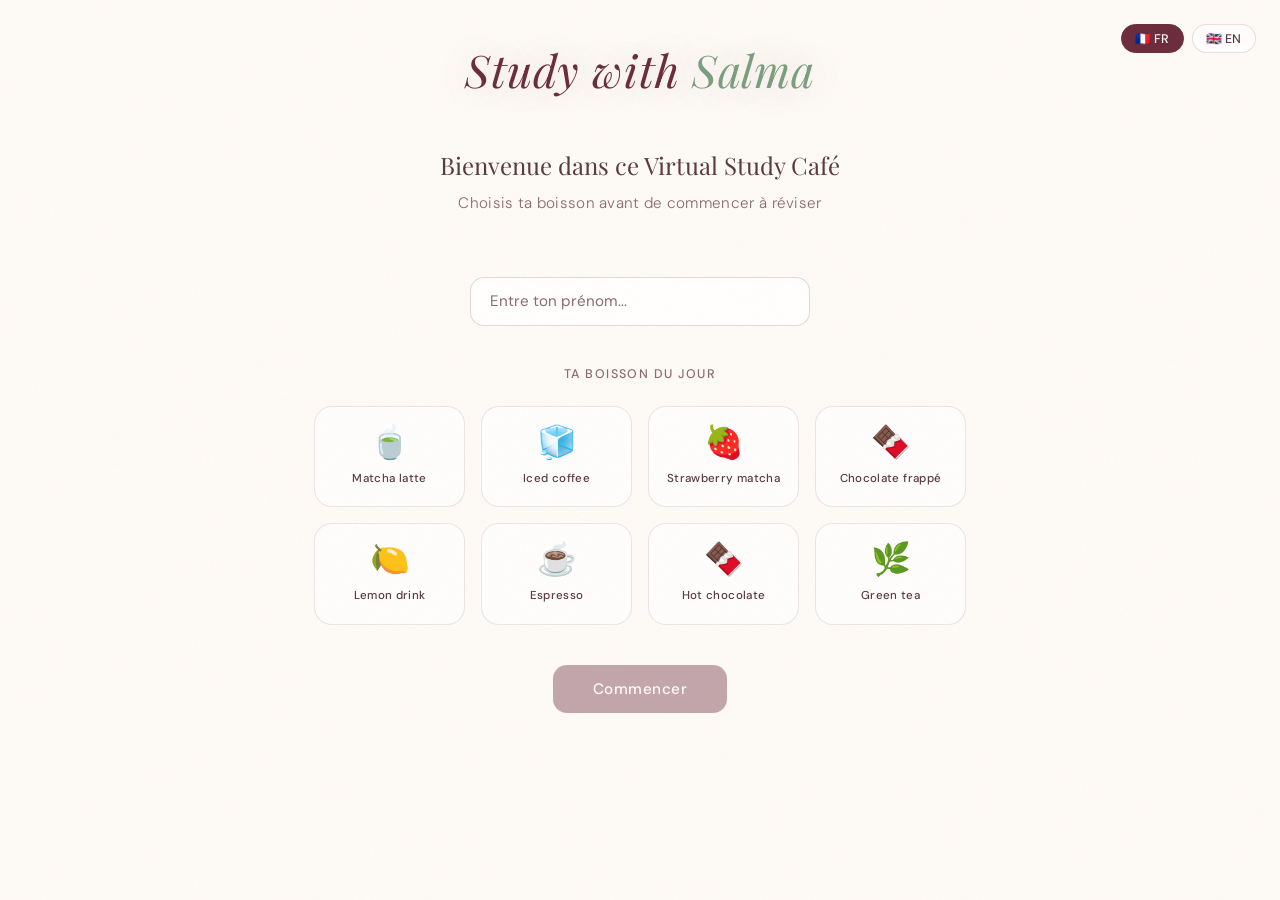
<file: index.html>
<!DOCTYPE html>
<html lang="fr">
<head>
<meta charset="UTF-8">
<meta name="viewport" content="width=device-width, initial-scale=1.0">
<title>Study with Salma</title>
<link href="https://fonts.googleapis.com/css2?family=Playfair+Display:ital,wght@0,400;0,500;1,400&family=DM+Sans:wght@300;400;500&display=swap" rel="stylesheet">
<style>
*{margin:0;padding:0;box-sizing:border-box}
:root{
  --rose:#f2c4ce;
  --bordeaux:#6b2d3e;
  --matcha:#7a9e7e;
  --matcha-light:#b5cdb8;
  --cream:#faf6f0;
  --beige:#e8d5c0;
  --warm-white:#fdf9f5;
  --text-dark:#2c1a1e;
  --text-mid:#5a3a42;
  --text-soft:#8a6a72;
  --accent:#c4606e;
}
html,body{height:100%;font-family:'DM Sans',sans-serif;background:var(--warm-white);color:var(--text-dark);overflow-x:hidden}

/* NOISE TEXTURE OVERLAY */
body::before{
  content:'';position:fixed;inset:0;
  background-image:url("data:image/svg+xml,%3Csvg viewBox='0 0 256 256' xmlns='http://www.w3.org/2000/svg'%3E%3Cfilter id='noise'%3E%3CfeTurbulence type='fractalNoise' baseFrequency='0.9' numOctaves='4' stitchTiles='stitch'/%3E%3C/filter%3E%3Crect width='100%25' height='100%25' filter='url(%23noise)' opacity='0.03'/%3E%3C/svg%3E");
  pointer-events:none;z-index:9999;opacity:0.4
}

/* BG GRADIENT */
.page-bg{
  position:fixed;inset:0;z-index:-1;
  background:radial-gradient(ellipse 80% 60% at 50% 30%, rgba(242,196,206,0.5) 0%, transparent 70%),
              radial-gradient(ellipse 60% 80% at 80% 80%, rgba(107,45,62,0.12) 0%, transparent 60%),
              radial-gradient(ellipse 40% 50% at 10% 70%, rgba(122,158,126,0.1) 0%, transparent 50%),
              var(--warm-white)
}

/* PAGES */
.page{display:none;min-height:100vh;padding-bottom:4rem}
.page.active{display:block}

/* LANG TOGGLE */
.lang-toggle{
  position:fixed;top:1.5rem;right:1.5rem;z-index:100;
  display:flex;gap:0.5rem
}
.lang-btn{
  background:rgba(255,255,255,0.7);backdrop-filter:blur(12px);
  border:1px solid rgba(107,45,62,0.15);border-radius:20px;
  padding:0.35rem 0.85rem;font-size:0.78rem;font-family:'DM Sans',sans-serif;
  color:var(--text-mid);cursor:pointer;transition:all 0.25s;font-weight:500
}
.lang-btn.active,.lang-btn:hover{background:var(--bordeaux);color:white;border-color:var(--bordeaux)}

/* HEADER */
.site-header{
  text-align:center;padding:2.5rem 1rem 0;
  position:relative
}
.logo{
  font-family:'Playfair Display',serif;
  font-size:clamp(1.8rem,4vw,2.8rem);
  font-weight:400;font-style:italic;
  color:var(--bordeaux);
  letter-spacing:0.02em;
  text-shadow:0 0 40px rgba(107,45,62,0.2)
}
.logo span{color:var(--matcha)}

/* HOME PAGE */
.home-hero{
  text-align:center;padding:3rem 1.5rem 2rem;
  max-width:600px;margin:0 auto
}
.home-tagline{
  font-size:clamp(1.15rem,2.5vw,1.5rem);
  font-family:'Playfair Display',serif;
  font-weight:400;color:var(--text-mid);
  line-height:1.5;margin-bottom:0.6rem
}
.home-sub{
  font-size:0.95rem;color:var(--text-soft);
  font-weight:300;letter-spacing:0.02em
}

/* INPUT */
.name-input-wrap{max-width:340px;margin:2rem auto 0}
.name-input{
  width:100%;padding:0.85rem 1.2rem;
  background:rgba(255,255,255,0.75);backdrop-filter:blur(8px);
  border:1px solid rgba(107,45,62,0.18);border-radius:14px;
  font-family:'DM Sans',sans-serif;font-size:0.95rem;
  color:var(--text-dark);outline:none;
  transition:border-color 0.2s,box-shadow 0.2s
}
.name-input:focus{border-color:var(--accent);box-shadow:0 0 0 3px rgba(196,96,110,0.12)}
.name-input::placeholder{color:var(--text-soft)}

/* DRINKS */
.drinks-section{max-width:700px;margin:2.5rem auto 0;padding:0 1.5rem}
.drinks-label{
  text-align:center;font-size:0.78rem;
  letter-spacing:0.12em;text-transform:uppercase;
  color:var(--text-soft);margin-bottom:1.5rem;font-weight:500
}
.drinks-grid{
  display:grid;
  grid-template-columns:repeat(4,1fr);
  gap:1rem
}
@media(max-width:600px){.drinks-grid{grid-template-columns:repeat(2,1fr)}}
.drink-card{
  background:rgba(255,255,255,0.65);backdrop-filter:blur(10px);
  border:1px solid rgba(107,45,62,0.12);border-radius:18px;
  padding:1.2rem 0.8rem;text-align:center;
  cursor:pointer;transition:all 0.25s cubic-bezier(0.34,1.56,0.64,1);
  position:relative;overflow:hidden
}
.drink-card::before{
  content:'';position:absolute;inset:0;
  background:radial-gradient(circle at 50% 0%, rgba(242,196,206,0.3),transparent 70%);
  opacity:0;transition:opacity 0.25s
}
.drink-card:hover{transform:translateY(-4px) scale(1.03);box-shadow:0 12px 32px rgba(107,45,62,0.12)}
.drink-card:hover::before{opacity:1}
.drink-card.selected{
  border-color:var(--accent);
  background:rgba(242,196,206,0.35);
  box-shadow:0 8px 24px rgba(196,96,110,0.18)
}
.drink-card.selected::before{opacity:1}
.drink-emoji{font-size:2rem;display:block;margin-bottom:0.5rem;line-height:1}
.drink-name{
  font-size:0.72rem;font-weight:500;
  color:var(--text-mid);letter-spacing:0.03em;
  line-height:1.3
}

/* START BTN */
.start-wrap{text-align:center;margin-top:2.5rem}
.start-btn{
  background:var(--bordeaux);color:white;
  border:none;border-radius:14px;
  padding:0.9rem 2.5rem;font-family:'DM Sans',sans-serif;
  font-size:0.95rem;font-weight:500;cursor:pointer;
  transition:all 0.25s;letter-spacing:0.03em;
  box-shadow:0 8px 24px rgba(107,45,62,0.25)
}
.start-btn:hover:not(:disabled){transform:translateY(-2px);box-shadow:0 12px 32px rgba(107,45,62,0.35)}
.start-btn:disabled{opacity:0.4;cursor:not-allowed;transform:none;box-shadow:none}

/* =================== DASHBOARD =================== */
#dashboard .site-header{padding-bottom:1.5rem}
.dash-layout{
  display:grid;grid-template-columns:1fr 1fr;
  gap:1.5rem;max-width:960px;margin:0 auto;
  padding:0 1.5rem
}
@media(max-width:700px){.dash-layout{grid-template-columns:1fr}}

/* PANEL */
.panel{
  background:rgba(255,255,255,0.68);backdrop-filter:blur(14px);
  border:1px solid rgba(107,45,62,0.12);border-radius:22px;
  padding:1.8rem 1.5rem;
}

/* TIMER PANEL */
.focus-msg{
  font-family:'Playfair Display',serif;font-style:italic;
  font-size:1.2rem;color:var(--bordeaux);
  text-align:center;margin-bottom:1.2rem
}
.drink-display{text-align:center;font-size:3rem;margin-bottom:1.2rem;line-height:1}

/* MODE TABS */
.mode-tabs{display:flex;gap:0.4rem;justify-content:center;margin-bottom:1.5rem}
.mode-tab{
  padding:0.35rem 0.85rem;border-radius:10px;
  border:1px solid rgba(107,45,62,0.15);
  font-size:0.75rem;font-family:'DM Sans',sans-serif;
  cursor:pointer;transition:all 0.2s;background:transparent;
  color:var(--text-soft);font-weight:500
}
.mode-tab.active{background:var(--bordeaux);color:white;border-color:var(--bordeaux)}

/* CLOCK */
.timer-clock{
  font-family:'Playfair Display',serif;
  font-size:clamp(3.5rem,8vw,5rem);
  font-weight:400;text-align:center;
  color:var(--text-dark);letter-spacing:0.04em;
  margin-bottom:0.8rem;line-height:1
}
/* PROGRESS BAR */
.progress-wrap{
  background:rgba(107,45,62,0.08);border-radius:20px;
  height:6px;margin-bottom:1.5rem;overflow:hidden
}
.progress-bar{
  height:100%;border-radius:20px;
  background:linear-gradient(90deg,var(--matcha),var(--accent));
  transition:width 1s linear;width:0%
}

/* TIMER CONTROLS */
.timer-btns{display:flex;gap:0.75rem;justify-content:center;margin-bottom:1.5rem}
.t-btn{
  padding:0.6rem 1.4rem;border-radius:12px;
  border:1px solid rgba(107,45,62,0.2);
  font-family:'DM Sans',sans-serif;font-size:0.85rem;
  cursor:pointer;transition:all 0.2s;font-weight:500
}
.t-btn-primary{background:var(--bordeaux);color:white;border-color:var(--bordeaux)}
.t-btn-primary:hover{background:#8a3a4a}
.t-btn-secondary{background:transparent;color:var(--text-mid)}
.t-btn-secondary:hover{background:rgba(107,45,62,0.08)}

/* SETTINGS */
.settings-grid{display:grid;grid-template-columns:repeat(3,1fr);gap:0.75rem;margin-bottom:1rem}
.setting-item{text-align:center}
.setting-label{font-size:0.68rem;color:var(--text-soft);text-transform:uppercase;letter-spacing:0.08em;margin-bottom:0.3rem}
.setting-val{display:flex;align-items:center;justify-content:center;gap:0.35rem}
.s-btn{
  background:transparent;border:1px solid rgba(107,45,62,0.18);
  border-radius:6px;width:22px;height:22px;
  cursor:pointer;font-size:0.9rem;color:var(--text-mid);
  display:flex;align-items:center;justify-content:center;
  transition:background 0.15s
}
.s-btn:hover{background:rgba(107,45,62,0.08)}
.setting-num{font-size:0.9rem;font-weight:500;color:var(--text-dark);min-width:24px;text-align:center}

/* SESSION END MSG */
.session-end{
  text-align:center;font-size:0.9rem;
  color:var(--matcha);font-weight:500;
  min-height:1.4rem;margin-top:0.5rem
}

/* STATS */
.stats-row{
  display:grid;grid-template-columns:repeat(3,1fr);
  gap:0.6rem;margin-top:1.2rem
}
.stat-box{
  background:rgba(107,45,62,0.06);border-radius:12px;
  padding:0.7rem 0.5rem;text-align:center
}
.stat-num{font-size:1.3rem;font-weight:500;color:var(--bordeaux)}
.stat-lbl{font-size:0.65rem;color:var(--text-soft);text-transform:uppercase;letter-spacing:0.06em;margin-top:0.15rem}

/* TODO PANEL */
.todo-title{
  font-family:'Playfair Display',serif;font-size:1.15rem;
  color:var(--bordeaux);margin-bottom:1.2rem;font-style:italic
}
.todo-add{display:flex;gap:0.6rem;margin-bottom:1rem}
.todo-input{
  flex:1;padding:0.65rem 1rem;
  background:rgba(255,255,255,0.7);
  border:1px solid rgba(107,45,62,0.18);border-radius:10px;
  font-family:'DM Sans',sans-serif;font-size:0.88rem;
  color:var(--text-dark);outline:none;transition:border-color 0.2s
}
.todo-input:focus{border-color:var(--accent)}
.todo-input::placeholder{color:var(--text-soft)}
.add-btn{
  background:var(--matcha);color:white;border:none;
  border-radius:10px;padding:0.65rem 1rem;
  font-size:1.1rem;cursor:pointer;transition:background 0.2s
}
.add-btn:hover{background:#5d8461}
.todo-list{list-style:none;display:flex;flex-direction:column;gap:0.5rem}
.todo-item{
  display:flex;align-items:center;gap:0.75rem;
  padding:0.7rem 0.9rem;
  background:rgba(255,255,255,0.5);border-radius:10px;
  border:1px solid rgba(107,45,62,0.08);
  transition:all 0.2s;group:true
}
.todo-item:hover{background:rgba(255,255,255,0.75)}
.todo-check{
  width:18px;height:18px;border-radius:50%;
  border:1.5px solid rgba(107,45,62,0.3);
  cursor:pointer;flex-shrink:0;transition:all 0.2s;
  display:flex;align-items:center;justify-content:center;
  background:transparent
}
.todo-check.done{background:var(--matcha);border-color:var(--matcha)}
.todo-check.done::after{content:'✓';font-size:0.7rem;color:white}
.todo-text{flex:1;font-size:0.88rem;color:var(--text-dark);transition:all 0.2s}
.todo-text.done{text-decoration:line-through;color:var(--text-soft)}
.todo-del{
  background:transparent;border:none;color:var(--text-soft);
  cursor:pointer;font-size:1rem;opacity:0;
  transition:opacity 0.2s;padding:0.1rem 0.3rem
}
.todo-item:hover .todo-del{opacity:1}

/* SOUND PANEL */
.sound-panel{
  max-width:960px;margin:1.5rem auto 0;padding:0 1.5rem;
  display:flex;gap:0.75rem;flex-wrap:wrap
}
.sound-btn{
  background:rgba(255,255,255,0.65);backdrop-filter:blur(8px);
  border:1px solid rgba(107,45,62,0.12);border-radius:12px;
  padding:0.5rem 1.1rem;font-family:'DM Sans',sans-serif;
  font-size:0.82rem;color:var(--text-mid);cursor:pointer;
  transition:all 0.2s;display:flex;align-items:center;gap:0.4rem;font-weight:500
}
.sound-btn.on{background:rgba(122,158,126,0.2);border-color:var(--matcha);color:var(--matcha)}
.sound-btn:hover{transform:translateY(-1px)}

/* ANIMATIONS */
@keyframes fadeUp{from{opacity:0;transform:translateY(18px)}to{opacity:1;transform:translateY(0)}}
.page.active .home-hero{animation:fadeUp 0.6s ease both}
.page.active .drinks-section{animation:fadeUp 0.7s 0.1s ease both}
.page.active .start-wrap{animation:fadeUp 0.8s 0.2s ease both}
.page.active .panel{animation:fadeUp 0.6s ease both}

/* BACK BTN */
.back-btn{
  position:absolute;left:1.5rem;top:50%;transform:translateY(-50%);
  background:transparent;border:1px solid rgba(107,45,62,0.2);
  border-radius:10px;padding:0.4rem 0.9rem;font-size:0.8rem;
  color:var(--text-soft);cursor:pointer;transition:all 0.2s;
  font-family:'DM Sans',sans-serif
}
.back-btn:hover{background:rgba(107,45,62,0.06);color:var(--text-mid)}
.header-inner{position:relative;display:flex;align-items:center;justify-content:center}

</style>
</head>
<body>
<div class="page-bg"></div>

<!-- LANG TOGGLE -->
<div class="lang-toggle">
  <button class="lang-btn active" onclick="setLang('fr')">🇫🇷 FR</button>
  <button class="lang-btn" onclick="setLang('en')">🇬🇧 EN</button>
</div>

<!-- ============ PAGE HOME ============ -->
<div class="page active" id="home">
  <header class="site-header">
    <div class="logo">Study with <span>Salma</span></div>
  </header>

  <div class="home-hero">
    <p class="home-tagline" id="tagline">Bienvenue dans ce Virtual Study Café</p>
    <p class="home-sub" id="sub">Choisis ta boisson avant de commencer à réviser</p>
  </div>

  <div class="name-input-wrap">
    <input class="name-input" id="nameInput" type="text" placeholder="Entre ton prénom..." oninput="checkReady()">
  </div>

  <div class="drinks-section">
    <p class="drinks-label" id="drinksLabel">Ta boisson du jour</p>
    <div class="drinks-grid" id="drinksGrid"></div>
  </div>

  <div class="start-wrap">
    <button class="start-btn" id="startBtn" disabled onclick="goToDashboard()" data-fr="Commencer" data-en="Start session">Commencer</button>
  </div>
</div>

<!-- ============ PAGE DASHBOARD ============ -->
<div class="page" id="dashboard">
  <header class="site-header">
    <div class="header-inner">
      <button class="back-btn" onclick="goHome()">← Accueil</button>
      <div class="logo">Study with <span>Salma</span></div>
    </div>
  </header>

  <div class="dash-layout">
    <!-- TIMER PANEL -->
    <div class="panel" id="timerPanel">
      <p class="focus-msg" id="focusMsg">Concentre-toi, Name 💚</p>
      <div class="drink-display" id="drinkDisplay">☕</div>

      <div class="mode-tabs">
        <button class="mode-tab active" onclick="setMode('focus')" id="tab-focus" data-fr="Focus" data-en="Focus">Focus</button>
        <button class="mode-tab" onclick="setMode('break')" id="tab-break" data-fr="Pause" data-en="Break">Pause</button>
        <button class="mode-tab" onclick="setMode('long')" id="tab-long" data-fr="Grande pause" data-en="Long Break">Grande pause</button>
      </div>

      <div class="timer-clock" id="timerClock">25:00</div>

      <div class="progress-wrap">
        <div class="progress-bar" id="progressBar"></div>
      </div>

      <div class="timer-btns">
        <button class="t-btn t-btn-primary" id="startPauseBtn" onclick="toggleTimer()">▶ Start</button>
        <button class="t-btn t-btn-secondary" onclick="resetTimer()">↺ Reset</button>
      </div>

      <div class="settings-grid">
        <div class="setting-item">
          <div class="setting-label" data-fr="Focus (min)" data-en="Focus (min)">Focus (min)</div>
          <div class="setting-val">
            <button class="s-btn" onclick="adjSetting('focus',-1)">−</button>
            <span class="setting-num" id="set-focus">25</span>
            <button class="s-btn" onclick="adjSetting('focus',1)">+</button>
          </div>
        </div>
        <div class="setting-item">
          <div class="setting-label" data-fr="Pause (min)" data-en="Break (min)">Pause (min)</div>
          <div class="setting-val">
            <button class="s-btn" onclick="adjSetting('break',-1)">−</button>
            <span class="setting-num" id="set-break">5</span>
            <button class="s-btn" onclick="adjSetting('break',1)">+</button>
          </div>
        </div>
        <div class="setting-item">
          <div class="setting-label" data-fr="Gd pause" data-en="Long Brk">Gd pause</div>
          <div class="setting-val">
            <button class="s-btn" onclick="adjSetting('long',-1)">−</button>
            <span class="setting-num" id="set-long">15</span>
            <button class="s-btn" onclick="adjSetting('long',1)">+</button>
          </div>
        </div>
      </div>

      <div class="session-end" id="sessionEnd"></div>

      <div class="stats-row">
        <div class="stat-box">
          <div class="stat-num" id="statSessions">0</div>
          <div class="stat-lbl" id="statSessionsLbl">Sessions</div>
        </div>
        <div class="stat-box">
          <div class="stat-num" id="statTasks">0</div>
          <div class="stat-lbl" id="statTasksLbl">Tâches</div>
        </div>
        <div class="stat-box">
          <div class="stat-num" id="statTime">0 min</div>
          <div class="stat-lbl" id="statTimeLbl">Temps total</div>
        </div>
      </div>
    </div>

    <!-- TODO PANEL -->
    <div class="panel">
      <p class="todo-title" id="todoTitle">✨ Mes tâches</p>
      <div class="todo-add">
        <input class="todo-input" id="todoInput" placeholder="Ajouter une tâche..." onkeydown="if(event.key==='Enter')addTodo()">
        <button class="add-btn" onclick="addTodo()">+</button>
      </div>
      <ul class="todo-list" id="todoList"></ul>
    </div>
  </div>

  <!-- SOUND CONTROLS -->
  <div class="sound-panel">
    <button class="sound-btn" onclick="toggleSound('cafe')" id="snd-cafe">☕ Café</button>
    <button class="sound-btn" onclick="toggleSound('rain')" id="snd-rain">🌧 Pluie</button>
    <button class="sound-btn" onclick="toggleSound('lofi')" id="snd-lofi">🎵 Lofi</button>
  </div>
</div>

<script>
// ========= STATE =========
let lang = 'fr';
let selectedDrink = null;
let timerInterval = null;
let isRunning = false;
let currentMode = 'focus';
let settings = { focus: 25, break: 5, long: 15 };
let timeLeft = 25 * 60;
let totalSeconds = 0;
let sessionsDone = 0;
let tasksDone = 0;
let totalFocusSeconds = 0;
let userName = '';
let sounds = { cafe: null, rain: null, lofi: null };
let soundActive = { cafe: false, rain: false, lofi: false };
let todos = [];

const drinks = [
  { id: 'matcha', emoji: '🍵', fr: 'Matcha latte', en: 'Matcha latte' },
  { id: 'iced-coffee', emoji: '🧊', fr: 'Iced coffee', en: 'Iced coffee' },
  { id: 'strawberry', emoji: '🍓', fr: 'Strawberry matcha', en: 'Strawberry matcha' },
  { id: 'frappe', emoji: '🍫', fr: 'Chocolate frappé', en: 'Chocolate frappé' },
  { id: 'lemon', emoji: '🍋', fr: 'Lemon drink', en: 'Lemon drink' },
  { id: 'espresso', emoji: '☕', fr: 'Espresso', en: 'Espresso' },
  { id: 'hot-choc', emoji: '🍫', fr: 'Hot chocolate', en: 'Hot chocolate' },
  { id: 'green-tea', emoji: '🌿', fr: 'Green tea', en: 'Green tea' },
];

const t = {
  fr: {
    tagline: 'Bienvenue dans ce Virtual Study Café',
    sub: 'Choisis ta boisson avant de commencer à réviser',
    namePH: 'Entre ton prénom...',
    drinksLabel: 'Ta boisson du jour',
    start: 'Commencer',
    focusMsg: n => `Concentre-toi, ${n} 💚`,
    sessionEnd: 'Session terminée 🎉 prends une pause !',
    todoTitle: '✨ Mes tâches',
    todoPH: 'Ajouter une tâche...',
    sessions: 'Sessions',
    tasks: 'Tâches',
    time: 'Temps total',
    back: '← Accueil',
    tabFocus: 'Focus', tabBreak: 'Pause', tabLong: 'Grande pause',
    startBtn: '▶ Start', pauseBtn: '⏸ Pause',
    modes: { focus: 'Focus', break: 'Pause', long: 'Grande pause' }
  },
  en: {
    tagline: 'Welcome to this Virtual Study Café',
    sub: 'Choose your drink before starting your study session',
    namePH: 'Enter your name...',
    drinksLabel: 'Your drink of the day',
    start: 'Start session',
    focusMsg: n => `Let's focus, ${n} 💚`,
    sessionEnd: 'Session completed 🎉 take a break!',
    todoTitle: '✨ My tasks',
    todoPH: 'Add a task...',
    sessions: 'Sessions',
    tasks: 'Tasks',
    time: 'Total focus time',
    back: '← Home',
    tabFocus: 'Focus', tabBreak: 'Break', tabLong: 'Long Break',
    startBtn: '▶ Start', pauseBtn: '⏸ Pause',
    modes: { focus: 'Focus', break: 'Break', long: 'Long Break' }
  }
};

// ========= INIT =========
function init() {
  renderDrinks();
  loadFromStorage();
  updateLang();
  renderTodos();
  updateStats();
}

function loadFromStorage() {
  const saved = localStorage.getItem('sws');
  if (saved) {
    const d = JSON.parse(saved);
    if (d.lang) lang = d.lang;
    if (d.settings) settings = d.settings;
    if (d.todos) todos = d.todos;
    if (d.sessionsDone) sessionsDone = d.sessionsDone;
    if (d.tasksDone) tasksDone = d.tasksDone;
    if (d.totalFocusSeconds) totalFocusSeconds = d.totalFocusSeconds;
    updateLangBtns();
  }
}

function saveToStorage() {
  localStorage.setItem('sws', JSON.stringify({
    lang, settings, todos, sessionsDone, tasksDone, totalFocusSeconds
  }));
}

// ========= LANG =========
function setLang(l) {
  lang = l;
  updateLang();
  updateLangBtns();
  saveToStorage();
}

function updateLangBtns() {
  document.querySelectorAll('.lang-btn').forEach(b => b.classList.remove('active'));
  document.querySelectorAll('.lang-btn')[lang === 'fr' ? 0 : 1].classList.add('active');
}

function updateLang() {
  const tx = t[lang];
  document.getElementById('tagline').textContent = tx.tagline;
  document.getElementById('sub').textContent = tx.sub;
  document.getElementById('nameInput').placeholder = tx.namePH;
  document.getElementById('drinksLabel').textContent = tx.drinksLabel;
  document.getElementById('startBtn').textContent = tx.start;
  document.getElementById('todoTitle').textContent = tx.todoTitle;
  document.getElementById('todoInput').placeholder = tx.todoPH;
  document.getElementById('statSessionsLbl').textContent = tx.sessions;
  document.getElementById('statTasksLbl').textContent = tx.tasks;
  document.getElementById('statTimeLbl').textContent = tx.time;
  document.querySelector('.back-btn').textContent = tx.back;
  document.getElementById('tab-focus').textContent = tx.tabFocus;
  document.getElementById('tab-break').textContent = tx.tabBreak;
  document.getElementById('tab-long').textContent = tx.tabLong;
  if (userName) {
    document.getElementById('focusMsg').textContent = tx.focusMsg(userName);
  }
  updateTimerBtn();
  renderDrinks();
}

// ========= DRINKS =========
function renderDrinks() {
  const grid = document.getElementById('drinksGrid');
  grid.innerHTML = '';
  drinks.forEach(d => {
    const card = document.createElement('div');
    card.className = 'drink-card' + (selectedDrink === d.id ? ' selected' : '');
    card.innerHTML = `<span class="drink-emoji">${d.emoji}</span><span class="drink-name">${d[lang]}</span>`;
    card.onclick = () => selectDrink(d.id, d.emoji);
    grid.appendChild(card);
  });
}

function selectDrink(id, emoji) {
  selectedDrink = id;
  renderDrinks();
  checkReady();
}

function checkReady() {
  const name = document.getElementById('nameInput').value.trim();
  document.getElementById('startBtn').disabled = !(name && selectedDrink);
}

// ========= NAVIGATION =========
function goToDashboard() {
  userName = document.getElementById('nameInput').value.trim();
  const drink = drinks.find(d => d.id === selectedDrink);
  document.getElementById('focusMsg').textContent = t[lang].focusMsg(userName);
  document.getElementById('drinkDisplay').textContent = drink ? drink.emoji : '☕';
  document.getElementById('home').classList.remove('active');
  document.getElementById('dashboard').classList.add('active');
  resetTimer();
  window.scrollTo(0, 0);
  saveToStorage();
}

function goHome() {
  clearInterval(timerInterval);
  isRunning = false;
  document.getElementById('dashboard').classList.remove('active');
  document.getElementById('home').classList.add('active');
  window.scrollTo(0, 0);
}

// ========= TIMER =========
function setMode(mode) {
  currentMode = mode;
  clearInterval(timerInterval);
  isRunning = false;
  document.querySelectorAll('.mode-tab').forEach(t => t.classList.remove('active'));
  document.getElementById('tab-' + mode).classList.add('active');
  if (mode === 'focus') timeLeft = settings.focus * 60;
  else if (mode === 'break') timeLeft = settings.break * 60;
  else timeLeft = settings.long * 60;
  totalSeconds = timeLeft;
  updateClock();
  updateProgress();
  updateTimerBtn();
  document.getElementById('sessionEnd').textContent = '';
}

function toggleTimer() {
  if (isRunning) {
    clearInterval(timerInterval);
    isRunning = false;
  } else {
    isRunning = true;
    timerInterval = setInterval(tick, 1000);
  }
  updateTimerBtn();
}

function tick() {
  if (timeLeft <= 0) {
    clearInterval(timerInterval);
    isRunning = false;
    if (currentMode === 'focus') {
      sessionsDone++;
      totalFocusSeconds += settings.focus * 60;
      document.getElementById('sessionEnd').textContent = t[lang].sessionEnd;
      setTimeout(() => { document.getElementById('sessionEnd').textContent = ''; }, 5000);
      updateStats();
      saveToStorage();
    }
    updateTimerBtn();
    return;
  }
  timeLeft--;
  updateClock();
  updateProgress();
}

function resetTimer() {
  clearInterval(timerInterval);
  isRunning = false;
  if (currentMode === 'focus') timeLeft = settings.focus * 60;
  else if (currentMode === 'break') timeLeft = settings.break * 60;
  else timeLeft = settings.long * 60;
  totalSeconds = timeLeft;
  updateClock();
  updateProgress();
  updateTimerBtn();
  document.getElementById('sessionEnd').textContent = '';
}

function updateClock() {
  const m = Math.floor(timeLeft / 60).toString().padStart(2, '0');
  const s = (timeLeft % 60).toString().padStart(2, '0');
  document.getElementById('timerClock').textContent = `${m}:${s}`;
}

function updateProgress() {
  const pct = totalSeconds > 0 ? ((totalSeconds - timeLeft) / totalSeconds) * 100 : 0;
  document.getElementById('progressBar').style.width = pct + '%';
}

function updateTimerBtn() {
  const btn = document.getElementById('startPauseBtn');
  if (isRunning) btn.textContent = t[lang].pauseBtn;
  else btn.textContent = t[lang].startBtn;
}

function adjSetting(type, delta) {
  const mins = { focus: [1, 90], break: [1, 30], long: [1, 60] };
  settings[type] = Math.max(mins[type][0], Math.min(mins[type][1], settings[type] + delta));
  document.getElementById('set-' + type).textContent = settings[type];
  if (type === currentMode || (currentMode === 'break' && type === 'break') || (currentMode === 'long' && type === 'long')) {
    if (!isRunning) resetTimer();
  }
  if (!isRunning) setMode(currentMode);
  saveToStorage();
}

// ========= STATS =========
function updateStats() {
  document.getElementById('statSessions').textContent = sessionsDone;
  document.getElementById('statTasks').textContent = tasksDone;
  const mins = Math.round(totalFocusSeconds / 60);
  document.getElementById('statTime').textContent = mins + ' min';
}

// ========= TODO =========
function addTodo() {
  const inp = document.getElementById('todoInput');
  const text = inp.value.trim();
  if (!text) return;
  todos.push({ id: Date.now(), text, done: false });
  inp.value = '';
  renderTodos();
  saveToStorage();
}

function toggleTodo(id) {
  const todo = todos.find(t => t.id === id);
  if (todo) {
    todo.done = !todo.done;
    if (todo.done) { tasksDone++; updateStats(); }
    renderTodos();
    saveToStorage();
  }
}

function deleteTodo(id) {
  todos = todos.filter(t => t.id !== id);
  renderTodos();
  saveToStorage();
}

function renderTodos() {
  const list = document.getElementById('todoList');
  list.innerHTML = '';
  todos.forEach(todo => {
    const li = document.createElement('li');
    li.className = 'todo-item';
    li.innerHTML = `
      <div class="todo-check ${todo.done ? 'done' : ''}" onclick="toggleTodo(${todo.id})"></div>
      <span class="todo-text ${todo.done ? 'done' : ''}">${escHtml(todo.text)}</span>
      <button class="todo-del" onclick="deleteTodo(${todo.id})">×</button>
    `;
    list.appendChild(li);
  });
}

function escHtml(str) {
  return str.replace(/&/g,'&amp;').replace(/</g,'&lt;').replace(/>/g,'&gt;');
}

// ========= SOUND =========
function createAudio(type) {
  // Web Audio API ambient sounds
  const ctx = new (window.AudioContext || window.webkitAudioContext)();
  const nodes = [];

  if (type === 'cafe') {
    // Brown noise (café ambiance)
    const bufferSize = ctx.sampleRate * 2;
    const buf = ctx.createBuffer(1, bufferSize, ctx.sampleRate);
    const data = buf.getChannelData(0);
    let last = 0;
    for (let i = 0; i < bufferSize; i++) {
      const white = Math.random() * 2 - 1;
      data[i] = (last + 0.02 * white) / 1.02;
      last = data[i];
      data[i] *= 3.5;
    }
    const src = ctx.createBufferSource();
    src.buffer = buf; src.loop = true;
    const gain = ctx.createGain(); gain.gain.value = 0.08;
    const filter = ctx.createBiquadFilter();
    filter.type = 'bandpass'; filter.frequency.value = 400; filter.Q.value = 0.5;
    src.connect(filter); filter.connect(gain); gain.connect(ctx.destination);
    src.start();
    nodes.push(src, gain, filter);
  } else if (type === 'rain') {
    // White noise filtered for rain
    const bufferSize = ctx.sampleRate * 2;
    const buf = ctx.createBuffer(1, bufferSize, ctx.sampleRate);
    const data = buf.getChannelData(0);
    for (let i = 0; i < bufferSize; i++) data[i] = Math.random() * 2 - 1;
    const src = ctx.createBufferSource();
    src.buffer = buf; src.loop = true;
    const gain = ctx.createGain(); gain.gain.value = 0.15;
    const filter = ctx.createBiquadFilter();
    filter.type = 'highpass'; filter.frequency.value = 1000;
    src.connect(filter); filter.connect(gain); gain.connect(ctx.destination);
    src.start();
    nodes.push(src, gain, filter);
  } else if (type === 'lofi') {
    // Gentle lo-fi tone pulse
    const osc = ctx.createOscillator();
    const gain = ctx.createGain();
    const osc2 = ctx.createOscillator();
    const gain2 = ctx.createGain();
    osc.frequency.value = 220; osc.type = 'sine';
    osc2.frequency.value = 275; osc2.type = 'sine';
    gain.gain.value = 0.04; gain2.gain.value = 0.03;
    osc.connect(gain); gain.connect(ctx.destination);
    osc2.connect(gain2); gain2.connect(ctx.destination);
    osc.start(); osc2.start();
    nodes.push(osc, gain, osc2, gain2);
  }

  return { ctx, nodes };
}

function toggleSound(type) {
  const btn = document.getElementById('snd-' + type);
  if (soundActive[type]) {
    if (sounds[type]) {
      sounds[type].nodes.forEach(n => { try { n.disconnect(); if (n.stop) n.stop(); } catch(e){} });
      sounds[type].ctx.close();
      sounds[type] = null;
    }
    soundActive[type] = false;
    btn.classList.remove('on');
  } else {
    try {
      sounds[type] = createAudio(type);
      soundActive[type] = true;
      btn.classList.add('on');
    } catch(e) {
      console.log('Audio not available');
    }
  }
}

init();
</script>
</body>
</html>
</file>
